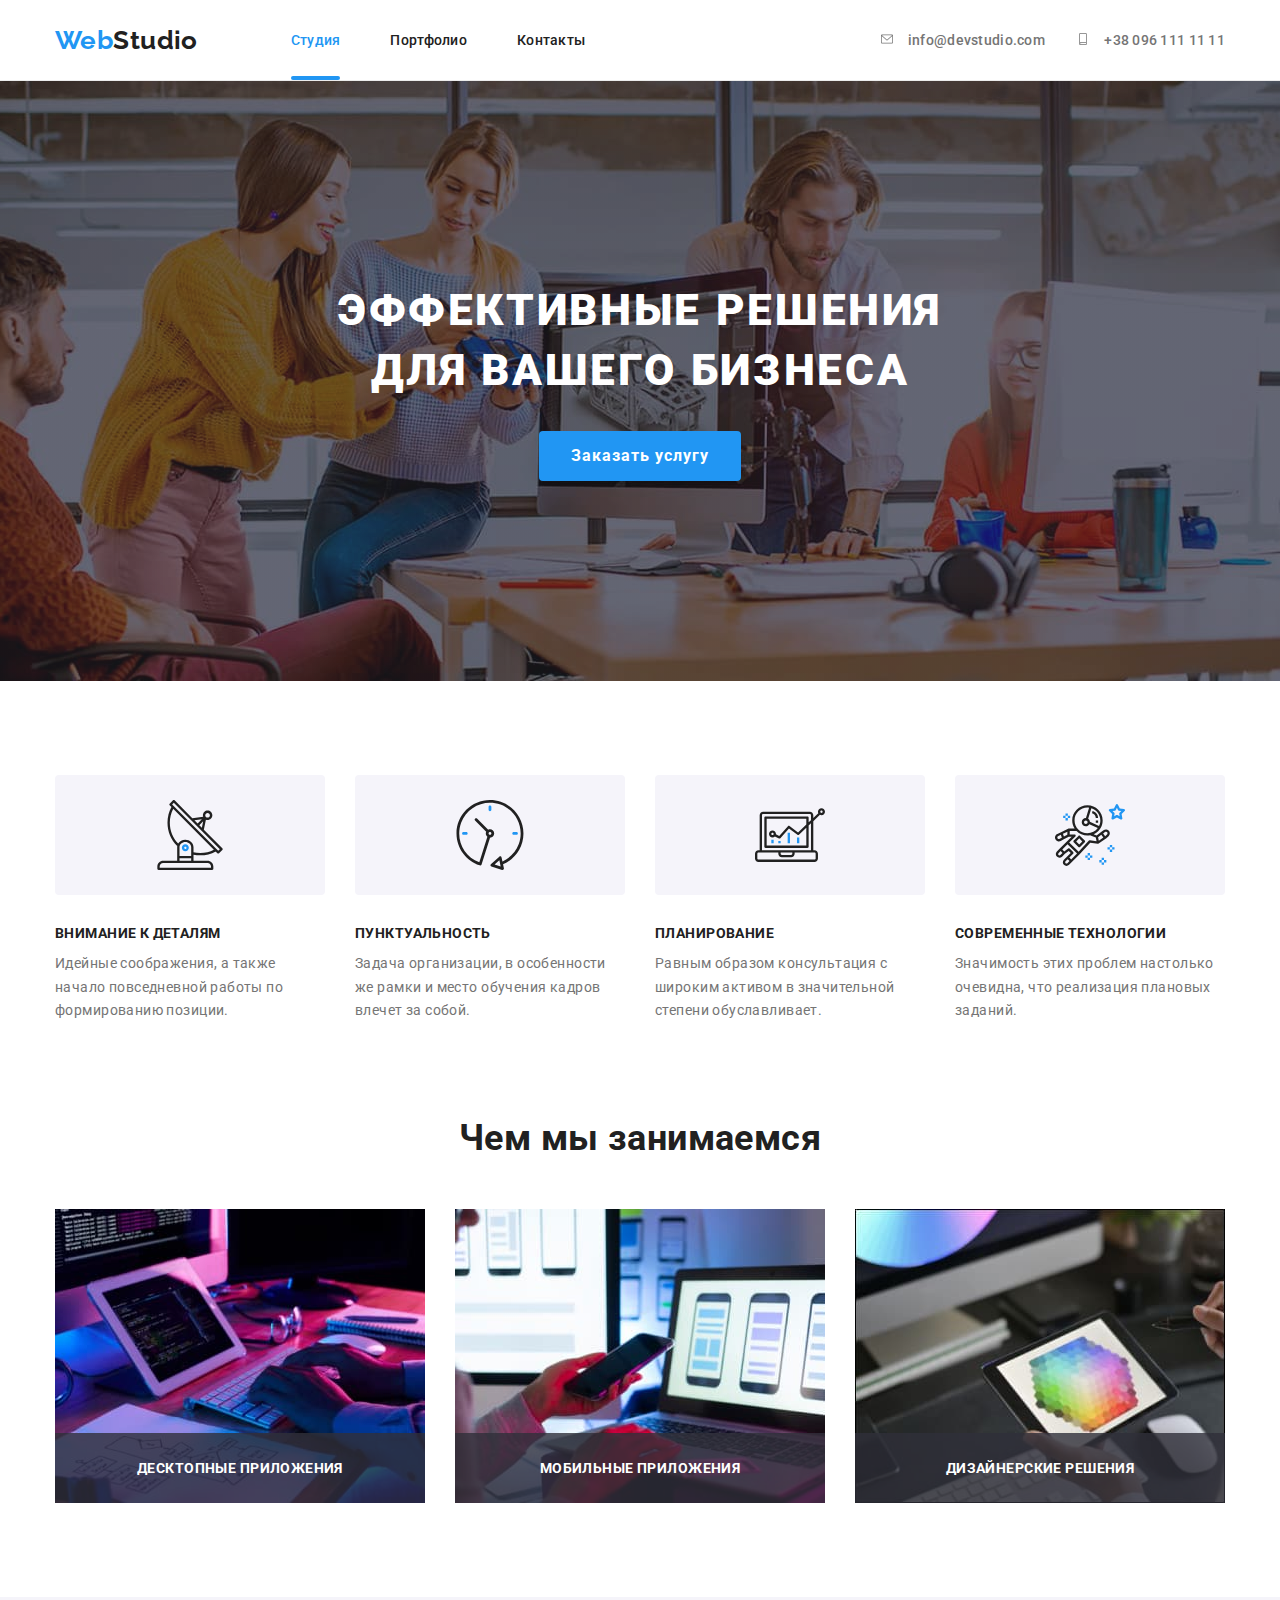
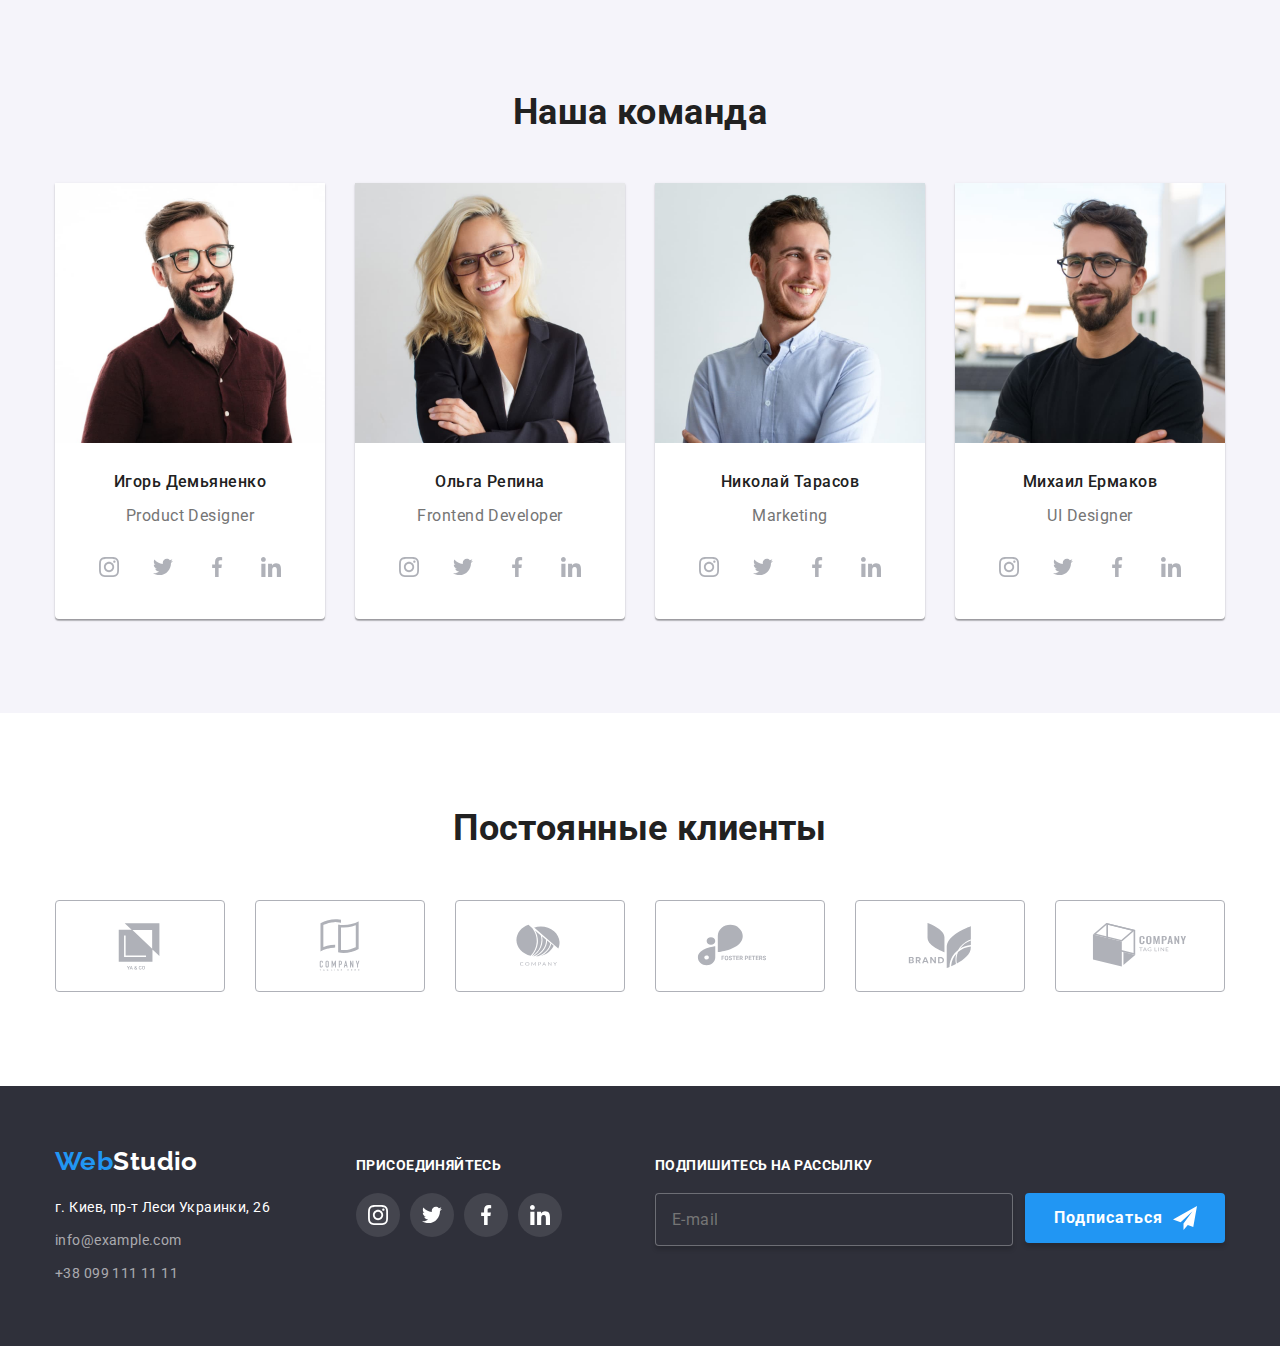
<file: index.html>
<!DOCTYPE html>
<html lang="ru">
<head>
    <meta charset="UTF-8">
    <meta http-equiv="X-UA-Compatible" content="IE=edge">
    <meta name="viewport" content="width=device-width, initial-scale=1.0">
    <title>Студия</title> 
    <link rel="preconnect" href="https://fonts.googleapis.com">
    <link rel="preconnect" href="https://fonts.gstatic.com" crossorigin>
    <link href="https://fonts.googleapis.com/css2?family=Raleway:wght@700&family=Roboto:wght@400;500;700;900&display=swap" rel="stylesheet">
    <link rel="stylesheet" href="https://cdnjs.cloudflare.com/ajax/libs/modern-normalize/1.1.0/modern-normalize.min.css">
    <link rel="stylesheet" href="./css/styles.css">
    
</head>
    <body>
        <header>
            <nav class="container nav-box">
                <a href="./index.html" class="logo">Web<span class="logo-word">Studio</span></a>
                <ul class="links-nav">
                    <li class="list">
                        <a href="./index.html" class="link current">Студия</a>
                    </li>
                    <li class="list">
                        <a href="./portfolio.html" class="link">Портфолио</a>
                    </li>
                    <li class="list">
                        <a href="#" class="link">Контакты</a>
                    </li>
                </ul>
                <ul class="contacts-nav">
                    <li class="list">
                        <a href="mailto:info@devstudio.com" class="contacts" aria-label="Написать письмо">
                            <svg class="header-icon" width="16" height="12">
                                <use href="./images/icons.svg#icon-mail"></use>
                            </svg>
                            info@devstudio.com
                        </a>
                    </li>
                    <li class="list">
                        <a href="tel:+380961111111" class="contacts" aria-label="Позвонить">
                           <svg class="header-icon" width="16" height="12"> 
                                <use href="./images/icons.svg#icon-smartphone"></use>
                           </svg>
                            +38 096 111 11 11
                        </a>    
                    </li>
                </ul>
            </nav>
        </header>
        <main>
        <!-- Заказать услугу -->
            <section class="baner section">
                <h1 class="hero">Эффективные решения<br> для вашего бизнеса</h1>
                <button aria-label="Заказать услугу" type="button" class="button" data-modal-open>Заказать услугу</button>
            </section>
            <!-- Модальное окно -->
            <div class="backdrop is-hidden" data-modal>
                <div class="modal">
                    <button aria-label="Закрыть окно" type="button" class="btn-close" data-modal-close>
                        <svg class="icon-modal" width="18" height="18">
                            <use href="./images/icons.svg#icon-vector"></use>
                        </svg>
                    </button>
                    <form class="form" autocomplete="on">
                        <h2 class="tittle-form">Оставьте свои данные, мы вам перезвоним</h2>
                        <div class="main-form">
                            <div class="form-box">
                                <label for="name">Имя</label>
                                <div class="svg-box">
                                    <input class="form-input" type="text" name="name" id="name" />
                                    <svg class="social-icons-modal" width="12" height="12">
                                        <use href="./images/icons.svg#icon-name-modal"></use>
                                    </svg>
                                </div>
                            </div>
                            <div class="form-box">
                                <label for="tel">Телефон</label>
                                <div class="svg-box">
                                    <input class="form-input" type="tel" name="tel" id="tel" />
                                    <svg class="social-icons-modal" width="13" height="13">
                                        <use href="./images/icons.svg#icon-tel-modal"></use>
                                    </svg>
                            </div>
                            </div>
                            <div class="form-box">
                                <label for="mail">Почта</label>
                                <div class="svg-box">
                                    <input class="form-input" type="email" name="mail" id="mail" />
                                    <svg class="social-icons-modal" width="15" height="12">
                                        <use href="./images/icons.svg#icon-mail-modal"></use>
                                    </svg>
                            </div>
                            </div>
                            <div class="form-box">
                                <label for="comment">Комментарий</label>
                                <textarea name="comment" id="comment" rows="6" placeholder="Введите текст"></textarea>
                            </div>
                    </div>
                        <div class="form-check checkbox-box">
                            <label class="label" for="accept">   
                                <div class="checkbox-control">
                                    <input class="checkbox" type="checkbox" name="accept" value="accept" id="accept" />
                                    <svg class="icon-modal-check" aria-hidden="true" width="16" height="15">
                                        <use href="./images/icons.svg#icon-check"></use>
                                    </svg>
                                </div>
                            Соглашаюсь с рассылкой и принимаю <a href="#" class="word-form">Условия договора</a></label>
                        </div>
                    <button class="button-form" type="submit">Отправить</button>
                </div>
                    </form>
                </div>
            </div>
        <!-- Качества -->
            <section class="section">
                <div class="container">
                    <h2 class="visually-hidden">Наши качества</h2>
                    <ul class="quality">
                        <li class="quality-list">
                            <div class="container quality-box">
                                <svg class="quality-icon" width="70" height="70">
                                    <use href="./images/icons.svg#icon-antenna"></use>
                                </svg>
                            </div>
                            <h3 class="quality-name">Внимание к деталям</h3>
                            <p class="paragraph">Идейные соображения, а также начало повседневной работы по формированию позиции.</p>
                        </li>
                        <li class="quality-list">
                            <div class="container quality-box">
                                <svg class="quality-icon" width="70" height="70">
                                    <use href="./images/icons.svg#icon-clock"></use>
                                </svg>
                            </div>
                            <h3 class="quality-name">Пунктуальность</h3>
                            <p class="paragraph">Задача организации, в особенности же рамки и место обучения кадров влечет за собой.</p>
                        </li>
                        <li class="quality-list">
                            <div class="container quality-box">
                                <svg class="quality-icon" width="70" height="70">
                                    <use href="./images/icons.svg#icon-diagram"></use>
                                </svg>
                            </div>
                            <h3 class="quality-name">Планирование</h3>
                            <p class="paragraph">Равным образом консультация с широким активом в значительной степени обуславливает.</p>
                        </li>
                        <li class="quality-list">
                            <div class="container quality-box">
                                <svg class="quality-icon" width="70" height="70">
                                    <use href="./images/icons.svg#icon-astronaut"></use>
                                </svg>
                            </div>
                            <h3 class="quality-name">Современные технологии</h3>
                            <p class="paragraph">Значимость этих проблем настолько очевидна, что реализация плановых заданий.</p>
                        </li>
                    </ul>
                </div>
            </section>
        <!-- Чем мы занимаемся -->
            <section class="works section">
                <div class="container">
                    <h2 class="name name-works">Чем мы занимаемся</h2>
                    <ul class="work">
                        <li class="work-list">
                            <img src="./images/type.jpg" alt="Печатаем на клавиатуре" width="370">
                            <div class="work-label">
                                <p class="label-text">Десктопные приложения</p>
                            </div>
                        </li>
                        <li class="work-list">
                            <img src="./images/chooisestyles.jpg" alt="Выбираем стиль" width="370">
                        <div class="work-label">
                            <p class="label-text">Мобильные приложения</p>
                        </div>
                        </li>
                        <li class="work-list">
                            <img src="./images/chooisecolor.jpg" alt="Выбираем цвета" width="370">
                        <div class="work-label">
                            <p class="label-text">Дизайнерские решения</p>
                        </div>
                        </li>
                    </ul>
                </div>
            </section>
        <!-- Наша команда -->
            <section class="section bgteam">
                <div class="container">
                    <h2 class="name name-team">Наша команда</h2>
                    <ul class="teammates-list">
                        <li class="teammates">
                            <img src="./images/igordemianenko.jpg" alt="Игорь Демьяненко" width="270">  
                            <div class="team-name-box">
                                <h3 class="team-names">Игорь Демьяненко</h3>
                                <p class="paragraph">Product Designer</p>
                            </div>
                            <ul class="social-list">
                                <li class="social-item">
                                    <a class="social-links" href="#" aria-label="Страница в инстаграмме">
                                        <svg class="social-icons" width="20" height="20">
                                            <use href="./images/icons.svg#icon-instagram"></use>
                                        </svg>
                                    </a>
                                </li>
                                <li class="social-item">
                                    <a class="social-links" href="#" aria-label="Страница в твиттере">
                                        <svg class="social-icons" width="20" height="20">
                                            <use href="./images/icons.svg#icon-twitter"></use>
                                        </svg>
                                    </a>
                                </li>
                                <li class="social-item">
                                    <a class="social-links" href="#" aria-label="Страница в фейсбуке">
                                        <svg class="social-icons" width="20" height="20">
                                            <use href="./images/icons.svg#icon-facebook"></use>
                                        </svg>
                                    </a>
                                </li>
                                <li class="social-item">
                                    <a class="social-links" href="#" aria-label="Страница в линкедине">
                                        <svg class="social-icons" width="20" height="20">
                                            <use href="./images/icons.svg#icon-linkedin"></use>
                                        </svg>
                                    </a>
                                </li>
                            </ul>
                        </li>
                        <li class="teammates">
                            <img src="./images/olgarepina.jpg" alt="Ольга Репина" width="270">
                            <div class="team-name-box">
                                <h3 class="team-names">Ольга Репина</h3>
                                <p class="paragraph">Frontend Developer</p>
                            </div>
                            <ul class="social-list">
                                <li class="social-item">
                                    <a class="social-links" href="#" aria-label="Страница в инстаграмме">
                                        <svg class="social-icons" width="20" height="20">
                                            <use href="./images/icons.svg#icon-instagram"></use>
                                        </svg>
                                    </a>
                                </li>
                                <li class="social-item">
                                    <a class="social-links" href="#" aria-label="Страница в твиттере">
                                        <svg class="social-icons" width="20" height="20">
                                            <use href="./images/icons.svg#icon-twitter"></use>
                                        </svg>
                                    </a>
                                </li>
                                <li class="social-item">
                                    <a class="social-links" href="#" aria-label="Страница в фейсбуке">
                                        <svg class="social-icons" width="20" height="20">
                                            <use href="./images/icons.svg#icon-facebook"></use>
                                        </svg>
                                    </a>
                                </li>
                                <li class="social-item">
                                    <a class="social-links" href="#" aria-label="Страница в линкедине">
                                        <svg class="social-icons" width="20" height="20">
                                            <use href="./images/icons.svg#icon-linkedin"></use>
                                        </svg>
                                    </a>
                                </li>
                            </ul>
                        </li>
                        <li class="teammates">
                            <img src="./images/nikolaitarasov.jpg" alt="Николай Тарасов" width="270">
                            <div class="team-name-box">
                                <h3 class="team-names">Николай Тарасов</h3>
                                <p class="paragraph">Marketing</p>
                            </div>
                            <ul class="social-list">
                                <li class="social-item">
                                    <a class="social-links" href="#" aria-label="Страница в инстаграмме">
                                        <svg class="social-icons" width="20" height="20">
                                            <use href="./images/icons.svg#icon-instagram"></use>
                                        </svg>
                                    </a>
                                </li>
                                <li class="social-item">
                                    <a class="social-links" href="#" aria-label="Страница в твиттере">
                                        <svg class="social-icons" width="20" height="20">
                                            <use href="./images/icons.svg#icon-twitter"></use>
                                        </svg>
                                    </a>
                                </li>
                                <li class="social-item">
                                    <a class="social-links" href="#" aria-label="Страница в фейсбуке">
                                        <svg class="social-icons" width="20" height="20">
                                            <use href="./images/icons.svg#icon-facebook"></use>
                                        </svg>
                                    </a>
                                </li>
                                <li class="social-item">
                                    <a class="social-links" href="#" aria-label="Страница в линкедине">
                                        <svg class="social-icons" width="20" height="20">
                                            <use href="./images/icons.svg#icon-linkedin"></use>
                                        </svg>
                                    </a>
                                </li>
                            </ul>
                        </li>
                        <li class="teammates">
                            <img src="./images/mihailermakov.jpg" alt="Михаил Ермаков" width="270">
                            <div class="team-name-box">
                                <h3 class="team-names">Михаил Ермаков</h3>
                                <p class="paragraph">UI Designer</p>
                            </div>
                            <ul class="social-list">
                                <li class="social-item">
                                    <a class="social-links" href="#" aria-label="Страница в инстаграмме">
                                        <svg class="social-icons" width="20" height="20">
                                            <use href="./images/icons.svg#icon-instagram"></use>
                                        </svg>
                                    </a>
                                </li>
                                <li class="social-item">
                                    <a class="social-links" href="#" aria-label="Страница в твиттере">
                                        <svg class="social-icons" width="20" height="20">
                                            <use href="./images/icons.svg#icon-twitter"></use>
                                        </svg>
                                    </a>
                                </li>
                                <li class="social-item">
                                    <a class="social-links" href="#" aria-label="Страница в фейсбуке">
                                        <svg class="social-icons" width="20" height="20">
                                            <use href="./images/icons.svg#icon-facebook"></use>
                                        </svg>
                                    </a>
                                </li>
                                <li class="social-item">
                                    <a class="social-links" href="#" aria-label="Страница в линкедине">
                                        <svg class="social-icons" width="20" height="20">
                                            <use href="./images/icons.svg#icon-linkedin"></use>
                                        </svg>
                                    </a>
                                </li>
                            </ul>
                        </li>
                    </ul>
                </div>
            </section>
            <!-- Клиенты -->
            <section class="section clients">
                <div class="container">
                    <h2 class="clients-name">Постоянные клиенты</h2>
                    <ul class="clients-list">
                        <li class="clients-items">
                            <a class="clients-link" href="#">
                                <svg class="clients-icon" width="106" height="60">
                                    <use href="./images/icons.svg#icon-logo1"></use>
                                </svg>
                            </a>
                        </li>
                        <li class="clients-items">
                            <a class="clients-link" href="#">
                                <svg class="clients-icon" width="106" height="60">
                                    <use href="./images/icons.svg#icon-logo2"></use>
                                </svg>
                            </a>
                        </li>
                        <li class="clients-items">
                            <a class="clients-link" href="#">
                                <svg class="clients-icon" width="106" height="60">
                                    <use href="./images/icons.svg#icon-logo3"></use>
                                </svg>
                            </a>
                        </li>
                        <li class="clients-items">
                            <a class="clients-link" href="#">
                                <svg class="clients-icon" width="106" height="60">
                                    <use href="./images/icons.svg#icon-logo4"></use>
                                </svg>
                            </a>
                        </li>
                        <li class="clients-items">
                            <a class="clients-link" href="#">
                                <svg class="clients-icon" width="106" height="60">
                                    <use href="./images/icons.svg#icon-logo5"></use>
                                </svg>
                            </a>
                        </li>
                        <li class="clients-items">
                            <a class="clients-link" href="#">
                                <svg class="clients-icon" width="106" height="60">
                                    <use href="./images/icons.svg#icon-logo6"></use>
                                </svg>
                            </a>
                        </li>
                    </ul>
                </div>
            </section>
        </main>
        <!-- Подвал -->
        <footer class="footer section">
            <div class="container footer-box">
                <div class="container adress-box">
                    <a href="./index.html" class="logo-footer">Web<span class="word-logo">Studio</span></a>
                    <address class="adress">г. Киев, пр-т Леси Украинки, 26</address>
                    <ul>
                        <li class="footer-contacts-list"><a href="mailto:info@example.com" class="contacts-footer">info@example.com</a></li>
                        <li class="footer-contacts-list"><a href="tel:+380991111111" class="contacts-footer">+38 099 111 11 11</a></li>
                    </ul>
                </div>
                <div class=" container social-box-footer">
                    <h2 class="social-name-footer">Присоединяйтесь</h2>
                    <ul class="social-list-footer">
                        <li class="social-item">
                            <a class="social-links-footer" href="#" aria-label="Страница в инстаграмме">
                                <svg class="social-icons" width="20" height="20">
                                    <use href="./images/icons.svg#icon-instagram"></use>
                                </svg>
                            </a>
                        </li>
                        <li class="social-item">
                            <a class="social-links-footer" href="#" aria-label="Страница в твиттере">
                                <svg class="social-icons" width="20" height="20">
                                    <use href="./images/icons.svg#icon-twitter"></use>
                                </svg>
                            </a>
                        </li>
                        <li class="social-item">
                            <a class="social-links-footer" href="#" aria-label="Страница в фейсбуке">
                                <svg class="social-icons" width="20" height="20">
                                    <use href="./images/icons.svg#icon-facebook"></use>
                                </svg>
                            </a>
                        </li>
                        <li class="social-item">
                            <a class="social-links-footer" href="#" aria-label="Страница в линкедине">
                                <svg class="social-icons" width="20" height="20">
                                    <use href="./images/icons.svg#icon-linkedin"></use>
                                </svg>
                            </a>
                        </li>
                    </ul>
                </div>
                <div>
                    <h2 class="footer-tittle-send">Подпишитесь на рассылку</h2>
                    <form class="footer-form">
                        <input type="email" name="mail" placeholder="E-mail" />
                        <button class="button-footer-form" type="submit">Подписаться
                            <svg class="social-icons-footer" width="24" height="24">
                                <use href="./images/icons.svg#icon-subscribe"></use>
                            </svg>
                        </button>
                    </form>
                </div>
            </div>
        </footer>
        <script src="./modal.js"></script>
    </body>
</html>
</file>
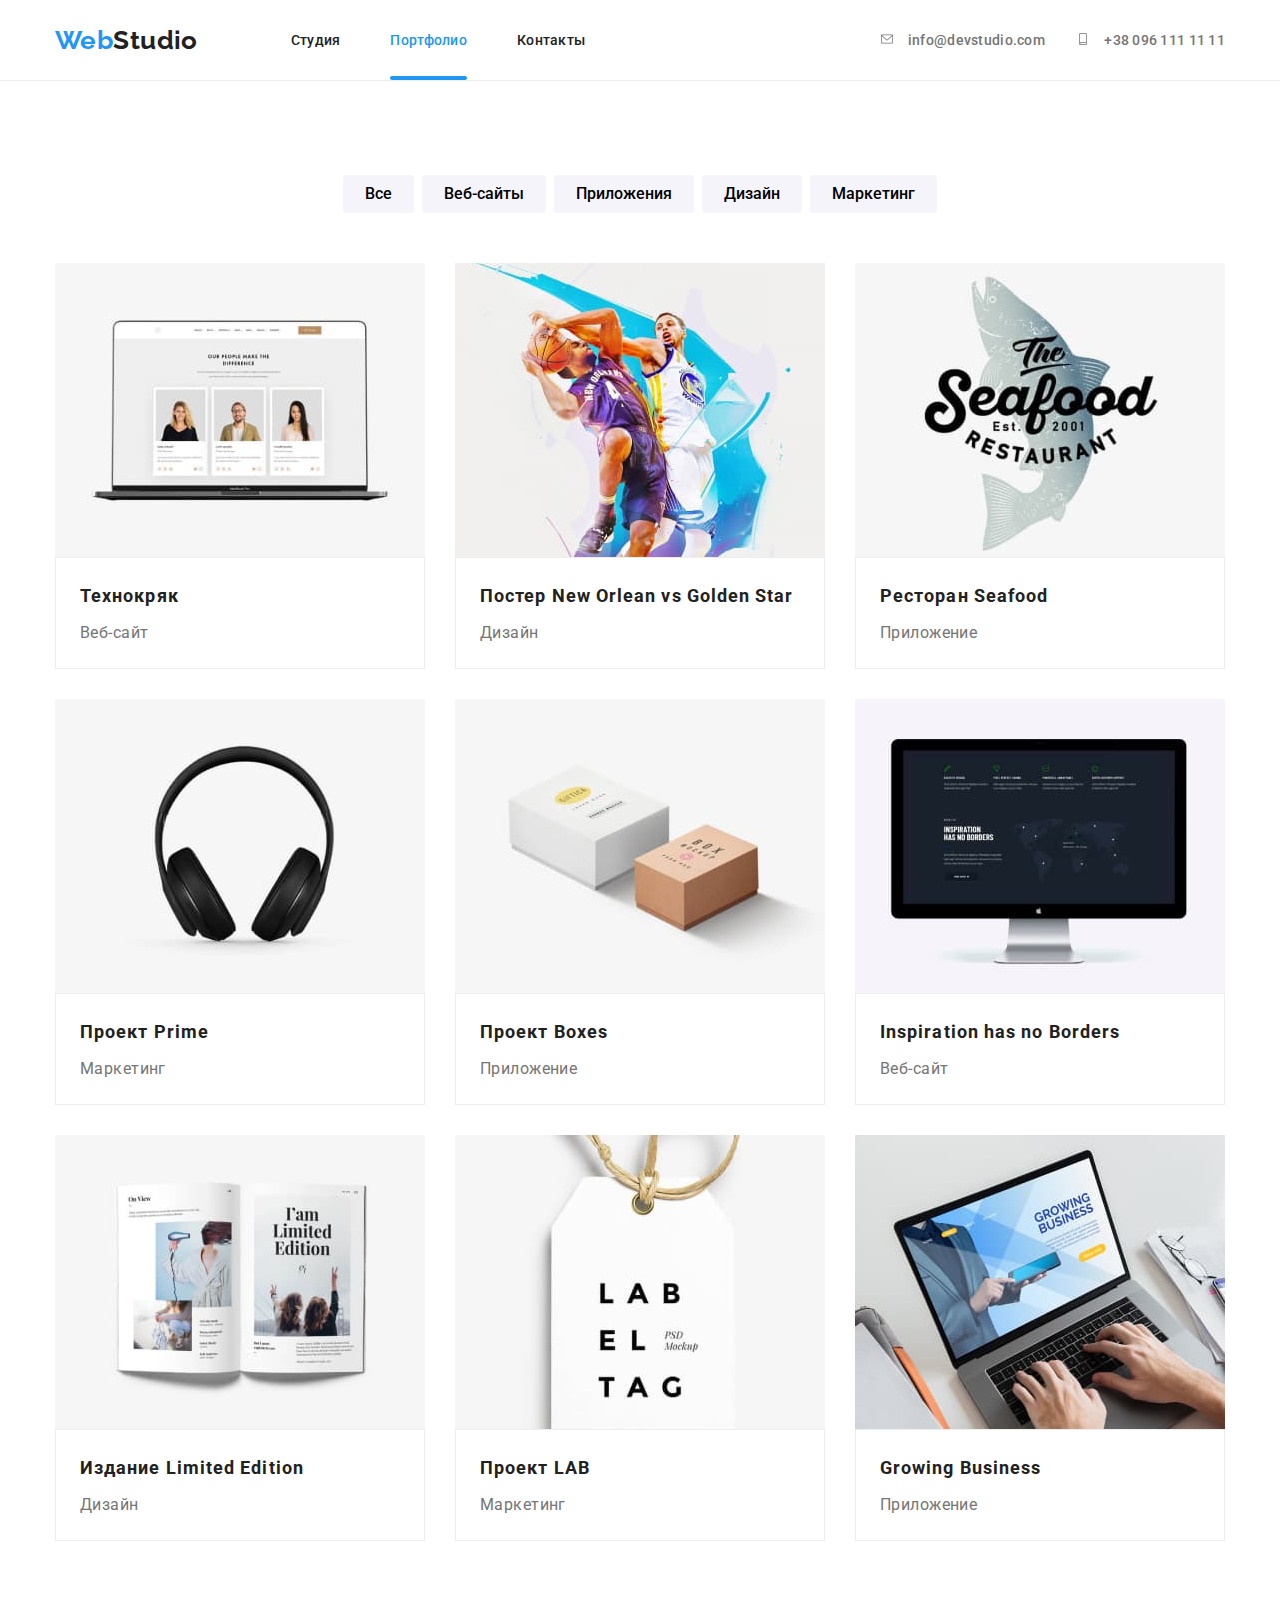
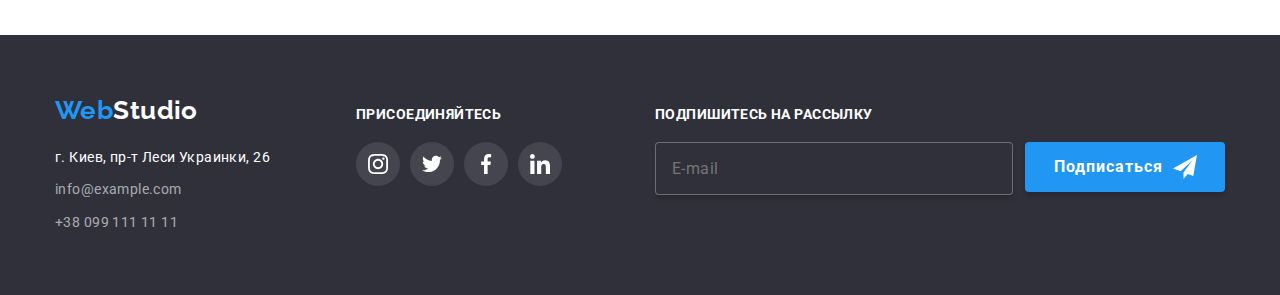
<file: portfolio.html>
<!DOCTYPE html>
<html lang="ru">
    <head>
        <meta charset="UTF-8">
        <meta http-equiv="X-UA-Compatible" content="IE=edge">
        <meta name="viewport" content="width=device-width, initial-scale=1.0">
        <title>Портфолио</title>
        <link rel="preconnect" href="https://fonts.googleapis.com">
        <link rel="preconnect" href="https://fonts.gstatic.com" crossorigin>
        <link href="https://fonts.googleapis.com/css2?family=Raleway:wght@700&family=Roboto:wght@400;500;700;900&display=swap" rel="stylesheet">
        <link rel="stylesheet" href="https://cdnjs.cloudflare.com/ajax/libs/modern-normalize/1.1.0/modern-normalize.min.css">
        <link rel="stylesheet" href="./css/styles.css">
    </head>
    <body>
        <header>
            <nav class="container nav-box">
                <a href="./index.html" class="logo">Web<span class="logo-word">Studio</span></a>
                <ul class="links-nav">
                    <li class="list">
                        <a href="./index.html" class="link">Студия</a>
                    </li>
                    <li class="list">
                        <a href="./portfolio.html" class="link current">Портфолио</a>
                    </li>
                    <li class="list">
                        <a href="#" class="link">Контакты</a>
                    </li>
                </ul>
                <ul class="contacts-nav">
                    <li class="list">
                        <a href="mailto:info@devstudio.com" class="contacts">
                            <svg class="header-icon" width="16" height="12">
                                <use href="./images/icons.svg#icon-mail"></use>
                            </svg>
                            info@devstudio.com
                        </a>
                    </li>
                    <li class="list">
                        <a href="tel:+380961111111" class="contacts">
                           <svg class="header-icon" width="16" height="12"> 
                                <use href="./images/icons.svg#icon-smartphone"></use>
                           </svg>
                            +38 096 111 11 11
                        </a>    
                    </li>
                </ul>
            </nav>
        </header>
        <main>
            <section class="portfolio section">
                <div class="container">
                    <h1 class="visually-hidden">Фильтры</h1>
                        <ul class="filters-menu">
                            <li class="filters-button-list"><button type="button" class="filters">Все</button></li>
                            <li class="filters-button-list"><button type="button" class="filters">Веб-сайты</button></li>
                            <li class="filters-button-list"><button type="button" class="filters">Приложения</button></li>
                            <li class="filters-button-list"><button type="button" class="filters">Дизайн</button></li>
                            <li class="filters-button-list"><button type="button" class="filters">Маркетинг</button></li>
                        </ul> 
                    <h2 class="visually-hidden">Проэкты</h2>
                    <ul class="images-list">
                        <li class="images-all">
                            <div class="images-overlay">         
                                <img src="./images/team.jpg" alt="Наша команда" width="370" height="294">
                                <div class="overlay">
                                    <p class="overlay-paragraph">Ресурс предлагает комплексные предложения с разным уровнем функционала и сервисов. Все это позволит посетителю получить исчерпывающие сведения о компании или частном лице.
                                    </p>
                                </div>
                            </div>
                            <div class="name-work-box">
                                <h3 class="name-images">Технокряк</h3>
                                <p class="paragraph-portfolio">Веб-сайт</p>
                            </div>
                        </li>
                        <li class="images-all">
                            <div class="images-overlay">
                                <img src="./images/basketball.jpg" alt="Баскетбол" width="370">
                                <div class="overlay">
                                    <p class="overlay-paragraph">Ресурс предлагает комплексные предложения с разным уровнем функционала и сервисов. Все это позволит посетителю получить исчерпывающие сведения о компании или частном лице.
                                    </p>
                                </div>
                            </div>
                            <div class="name-work-box">
                                <h3 class="name-images">Постер New Orlean vs Golden Star</h3>
                                <p class="paragraph-portfolio">Дизайн</p>
                            </div>
                        </li>
                        <li class="images-all">
                            <div class="images-overlay">
                            <img src="./images/restaraunt.jpg" alt="Рыбный ресторан" width="370">
                            <div class="overlay">
                                <p class="overlay-paragraph">Ресурс предлагает комплексные предложения с разным уровнем функционала и сервисов. Все это позволит посетителю получить исчерпывающие сведения о компании или частном лице.
                                </p>
                            </div>
                            </div>
                            <div class="name-work-box">
                                <h3 class="name-images">Ресторан Seafood</h3>
                                <p class="paragraph-portfolio">Приложение</p>
                            </div>
                        </li>
                        <li class="images-all">
                            <div class="images-overlay">
                                <img src="./images/prime.jpg" alt="Проэкт Прайм" width="370">
                                <div class="overlay">
                                    <p class="overlay-paragraph">Ресурс предлагает комплексные предложения с разным уровнем функционала и сервисов. Все это позволит посетителю получить исчерпывающие сведения о компании или частном лице.
                                    </p>
                                </div>
                            </div>
                            <div class="name-work-box">
                                <h3 class="name-images">Проект Prime</h3>
                                <p class="paragraph-portfolio">Маркетинг</p>
                            </div>
                        </li>
                        <li class="images-all">
                            <div class="images-overlay">
                                <img src="./images/boxes.jpg" alt="Проэкт Коробки" width="370">
                                <div class="overlay">
                                    <p class="overlay-paragraph">Ресурс предлагает комплексные предложения с разным уровнем функционала и сервисов. Все это позволит посетителю получить исчерпывающие сведения о компании или частном лице.
                                    </p>
                                </div>
                            </div>
                            <div class="name-work-box">
                                <h3 class="name-images">Проект Boxes</h3>
                                <p class="paragraph-portfolio">Приложение</p>
                            </div>
                        </li>
                        <li class="images-all">
                            <div class="images-overlay">
                                <img src="./images/website.jpg" alt="Веб-сайт" width="370">
                                <div class="overlay">
                                    <p class="overlay-paragraph">Ресурс предлагает комплексные предложения с разным уровнем функционала и сервисов. Все это позволит посетителю получить исчерпывающие сведения о компании или частном лице.
                                    </p>
                                </div>
                            </div>
                            <div class="name-work-box">
                                <h3 class="name-images">Inspiration has no Borders</h3>
                                <p class="paragraph-portfolio">Веб-сайт</p>
                            </div>
                        </li>
                        <li class="images-all">
                            <div class="images-overlay">
                                <img src="./images/magazine.jpg" alt="Журнал" width="370">
                                <div class="overlay">
                                    <p class="overlay-paragraph">Ресурс предлагает комплексные предложения с разным уровнем функционала и сервисов. Все это позволит посетителю получить исчерпывающие сведения о компании или частном лице.
                                    </p>
                                </div>
                            </div>
                            <div class="name-work-box">
                                <h3 class="name-images">Издание Limited Edition</h3>
                                <p class="paragraph-portfolio">Дизайн</p>
                            </div>
                        </li>
                        <li class="images-all">
                            <div class="images-overlay">
                                <img src="./images/lab.jpg" alt="Проэкт лаб" width="370">
                                <div class="overlay">
                                    <p class="overlay-paragraph">Ресурс предлагает комплексные предложения с разным уровнем функционала и сервисов. Все это позволит посетителю получить исчерпывающие сведения о компании или частном лице.
                                    </p>
                                </div>
                            </div>
                            <div class="name-work-box">
                                <h3 class="name-images">Проект LAB</h3>
                                <p class="paragraph-portfolio">Маркетинг</p>
                            </div>
                        </li>
                        <li class="images-all">
                            <div class="images-overlay">
                                <img src="./images/bussines.jpg" alt="Растущий бизнес" width="370"> 
                                <div class="overlay">
                                    <p class="overlay-paragraph">Ресурс предлагает комплексные предложения с разным уровнем функционала и сервисов. Все это позволит посетителю получить исчерпывающие сведения о компании или частном лице.
                                    </p>
                                </div>
                            </div>
                            <div class="name-work-box">
                                <h3 class="name-images">Growing Business</h3>
                                <p class="paragraph-portfolio">Приложение</p>
                            </div>
                        </li>
                    </ul>
                </div>
            </section>
        </main>
        <!-- Подвал -->
        <footer class="footer section">
            <div class="container footer-box">
                <div class="container adress-box">
                    <a href="./index.html" class="logo-footer">Web<span class="word-logo">Studio</span></a>
                    <address class="adress">г. Киев, пр-т Леси Украинки, 26</address>
                    <ul>
                        <li class="footer-contacts-list"><a href="mailto:info@example.com" class="contacts-footer">info@example.com</a></li>
                        <li class="footer-contacts-list"><a href="tel:+380991111111" class="contacts-footer">+38 099 111 11 11</a></li>
                    </ul>
                </div>
                <div class=" container social-box-footer">
                    <h2 class="social-name-footer">присоединяйтесь</h2>
                    <ul class="social-list-footer">
                        <li class="social-item">
                            <a class="social-links-footer" href="#">
                                <svg class="social-icons" width="20" height="20">
                                    <use href="./images/icons.svg#icon-instagram"></use>
                                </svg>
                            </a>
                        </li>
                        <li class="social-item">
                            <a class="social-links-footer" href="#">
                                <svg class="social-icons" width="20" height="20">
                                    <use href="./images/icons.svg#icon-twitter"></use>
                                </svg>
                            </a>
                        </li>
                        <li class="social-item">
                            <a class="social-links-footer" href="#">
                                <svg class="social-icons" width="20" height="20">
                                    <use href="./images/icons.svg#icon-facebook"></use>
                                </svg>
                            </a>
                        </li>
                        <li class="social-item">
                            <a class="social-links-footer" href="#">
                                <svg class="social-icons" width="20" height="20">
                                    <use href="./images/icons.svg#icon-linkedin"></use>
                                </svg>
                            </a>
                        </li>
                    </ul>
                </div>
                <div>
                    <h2 class="footer-tittle-send">Подпишитесь на рассылку</h2>
                    <form class="footer-form">
                        <input type="email" name="mail" placeholder="E-mail" />
                        <button class="button-footer-form" type="submit">Подписаться
                            <svg class="social-icons-footer" width="24" height="24">
                                <use href="./images/icons.svg#icon-subscribe"></use>
                            </svg>
                        </button>
                    </form>
                </div>
            </div>
        </footer>
    </body>
</html>
</file>
<file: css/styles.css>
html {
	box-sizing: border-box;
}
*,
*::after,
*::before {
	box-sizing: inherit;
}
/* Сбиваем стили */
h1,
h2,
h3,
h4,
h5,
h6,
p {
	margin-top: 0;
}
img {
	display: block;
	max-width: 100%;
	height: auto;
}
ul {
    list-style: none;
	padding-left: 0;
	margin: 0;
}
:root {
    --color-primary: #212121;
    --color-second: #2196f3;
    --color-contacts: #757575;
    --color-hero: #2f303a;
    --color-hero-name: #ffffff;
    --color-button: #188ce8;
    --color-team: #f5f4fa;
    --color-contacts-footer: rgba(255, 255, 255, 0.6);
    --color-social-icons: #afb1b8; 
    --color-icons-footer: rgba(255, 255, 255, 0.1);
    --color-icons: #afb1b8;
    --color-background: rgba(47, 48, 58, 0.8);
    --color-bckground: rgba(33, 150, 243, 0.9);
    

    --font-family-primary: 'Roboto', sans-serif;
    --font-family-logo: 'Raleway', sans-serif;
}
body {
    color: var(--color-primary);
    font-family: var(--font-family-primary);
    font-weight: 500;
    font-size: 14px;
    line-height: 1.17;
    letter-spacing: 0.03em;
    margin: 0;
}
/* Header */
.container.nav-box {
    display: flex;
    align-items: center;
}
header {
    border-bottom: 1px solid #ECECEC;
}
/* Логотип */
.logo {
    color: var(--color-second);
    font-family: var(--font-family-logo);
    text-decoration: none;
    font-weight: 700;
    font-size: 26px;
    line-height: 1.17;
}
.logo-word {
    color: var(--color-primary);
}
nav > a {
    display: block;
    padding-top: 24px;
    padding-bottom: 24px;
}
/* Ссылки */
.link {
    position: relative;
    display: block;
    padding-top: 32px;
    padding-bottom: 32px;
    color: var(--color-primary);
    text-decoration: none;
    letter-spacing: 0.02em;
    transition: color 250ms cubic-bezier(0.4, 0, 0.2, 1);
}
.link:hover,
.link:focus {
    color: var(--color-second);
}
.link.current {
    color: var(--color-second);
}
.link::after {
    content: '';
    position: absolute;
    background-color: var(--color-second);
    border-radius: 2px;
    width: 100%;
    height: 4px;
    bottom: 0;
    left: 0;
    opacity: 0;
}
.link.current::after {
    content: '';
    opacity: 1;
}
.links-nav .list + .list {
    margin-left: 50px;
}
.links-nav .list:first-child {
    margin-left: 93px;
}
.links-nav .list:last-child {
    margin-right: 0;
}
.links-nav {
    display: flex;
}
/* Контакты */
.contacts {
    color: var(--color-contacts);
    text-decoration: none;
    letter-spacing: 0.02em;
    transition: color 250ms cubic-bezier(0.4, 0, 0.2, 1);
}
.contacts:hover,
.contacts:focus {
    color: var(--color-second);
}
.container .contacts {
    display: block;
    padding-top: 32px;
    padding-bottom: 32px;
}
.contacts-nav {
    display: flex;
    margin-left: auto;
}
.contacts-nav .list + .list {
    margin-left: 30px;
}
.header-icon {
    margin-right: 10px;
    fill: currentColor;
}
.header-icon:hover,
.header-icon:focus {
color: var(--color-second);
}
/* Герой */
.baner.section {
    background-color: var(--color-hero);
    background-image: linear-gradient(
    to right,
     rgba(47, 48, 58, 0.4),
     rgba(47, 48, 58, 0.4)),
     url(../images/bgheroimg.jpg);
    max-width: 1600px;
    background-size: cover;
    background-position: center;
    text-align: center;
    padding-top: 200px;
    padding-bottom: 200px;
}
.hero {
    color: var(--color-hero-name);
    font-family: var(--font-family-primary);
    font-weight: 900;
    font-size: 44px;
    line-height: 1.36;
    letter-spacing: 0.06em;
    text-transform: uppercase;
    margin-bottom: 30px;
}
/* Кнопка в герое */
.button {
    background-color: var(--color-second);
    color: var(--color-hero-name);
    box-shadow: 0px 4px 4px rgba(0, 0, 0, 0.15);
    border-radius: 4px;;
    border: 1px;
    cursor: pointer;
    font-family: var(--font-family-primary);
    font-weight: 700;
    font-size: 16px;
    line-height: 1.9;
    letter-spacing: 0.06em;
    display: inline-block;
    padding: 10px 32px;
    transition: background-color 250ms cubic-bezier(0.4, 0, 0.2, 1);
}
.button:hover,
.button:focus {
    background-color: var(--color-button);
}
/* Заголовки */
.name {
    font-weight: 700;
    font-size: 36px;
    text-align: center;
}
.quality-name {
    font-weight: 700;
    font-size: 14px;
    text-transform: uppercase;
}
/* Невидимый заголовок */
.visually-hidden {
    position: absolute;
    width: 1px;
    height: 1px;
    margin: -1px;
    border: 0;
    padding: 0;
    white-space: nowrap;
    clip-path: inset(100%);
    clip: rect(0 0 0 0);
    overflow: hidden;
}
/* Секция Качества */
.quality-name {
    margin-bottom: 10px;
}
.quality {
    display: flex;
}
.quality .quality-list {
    margin-right: 30px;
    width: 270px;
}
.quality .quality-list:last-child {
    margin-right: 0;
}
.container.quality-box {
    width: 270px;
    height: 120px;
    background-color: var(--color-team);
    margin-bottom: 30px;
    padding: 0;
    border-radius: 4px;
    display: flex;
    justify-content: center;
    align-items: center;
}

/* Секция чем мы занимаемся */
.works.section {
    padding-top: 0;
}
.name.name-works {
    margin-bottom: 50px;
}
.work .work-list {
    margin-right: 30px;
    position: relative;
}
.work .work-list:last-child {
    margin-right: 0;
}
.work {
    display: flex;
}
.work-label {
    position: absolute;
    background-color:var(--color-background);
        width: 100%;
        bottom: 0;
        top: 224px;
}
.label-text {
    margin-bottom: 0;
    margin-top: 27px;
    text-align: center;
    color: var(--color-hero-name);
    text-transform: uppercase;
    font-weight: 700;
    line-height: 1.17;
    font-size: 14px;
    letter-spacing: 0.03em;
}
/* Секция команда */
.section.bgteam {
    background-color: var(--color-team);
    padding-bottom: 94px;
    padding-top: 94px;
    margin-left: auto;
    margin-right: auto;
    text-align: center;
}
.teammates-list {
    display: flex;
}
.teammates {
    background-color: var(--color-hero-name);
    box-shadow: 0px 1px 3px rgba(0, 0, 0, 0.12), 
    0px 1px 1px rgba(0, 0, 0, 0.14), 
    0px 2px 1px rgba(0, 0, 0, 0.2);
    border-radius: 0px 0px 4px 4px;
    margin-right: 30px;
}
.teammates:last-child {
    margin-right: 0;
}
.name.name-team {
    margin-bottom: 50px;
}
.team-names {
    font-weight: 500;
    font-size: 16px;
    line-height: 1.18;
    letter-spacing: 0.03em;
    margin-bottom: 10px;
}
.team-name-box {
    padding-top: 30px;
    padding-bottom: 16px;
}
.bgteam p {   
    font-size: 16px;
}
.social-list {
    padding: 0 32px 30px 32px;
    display: flex;
    align-items: center;
    justify-content: center;
}
.social-item {
    width: 44px;
    height: 44px;
    margin-right: 10px;
}
.social-item:last-child {
    margin-right: 0;
}
.social-links {
    color: var(--color-social-icons);
    width: 44px;
    height: 44px;
    display: flex;
    justify-content: center;
    align-items: center;
    transition: color 250ms cubic-bezier(0.4, 0, 0.2, 1),
    background-color 250ms cubic-bezier(0.4, 0, 0.2, 1);
    border-radius: 50%;
}
.social-links:hover,
.social-links:focus {
    color: var(--color-hero-name);
    background-color: var(--color-second);
}
.social-icons {
    fill: currentColor;
}
/* Параграфы */
.paragraph {
    color: var(--color-contacts);
    font-weight: 400;
    line-height: 1.7;
    margin-bottom: 0;
    letter-spacing: 0.03em;
}
/* Секция клиенты */
.clients-name {
    font-weight: 700;
    font-size: 36px;
    text-align: center;
    margin-bottom: 50px;
}
.clients-list {
    display: flex;
    justify-content: center;
}
.clients-items {
    margin-right: 30px;
}
.clients-items:last-child {
    margin-right: 0;
}
.clients-link {
    color: var(--color-icons);
    display: flex;
    justify-content: center;
    align-items: center;
    width: 170px;
    height: 92px;
    border: 1px solid #afb1b8;
    border-radius: 4px;
    transition: color 250ms cubic-bezier(0.4, 0, 0.2, 1),
    border-color 250ms cubic-bezier(0.4, 0, 0.2, 1);
}
.clients-link:hover,
.clients-link:focus {
    color: var(--color-second);
    border-color: var(--color-second);
}
.clients-icon {
    fill: currentColor;
}
/* Подвал */
.footer {
    background-color: var(--color-hero);
    color: var(--color-hero-name);
}
.footer.section {
    padding-top: 60px;
    padding-bottom: 60px;
}
.logo-footer {
    color: var(--color-second);
    font-family: var(--font-family-logo);
    text-decoration: none;
    font-weight: 700;
    font-size: 26px;
    line-height: 1.17;
}
.container > .adress {
    font-style: normal;
    font-weight: 400;
    line-height: 1.71;
}
.word-logo {
    color: var(--color-hero-name);
}
.contacts-footer {
    color: var(--color-contacts-footer);
    font-weight: 400;
    text-decoration: none;
    line-height: 1.71;
    margin-bottom: 60px;
    transition: color 250ms cubic-bezier(0.4, 0, 0.2, 1);
}
.contacts-footer:hover,
.contacts-footer:focus {
    color: var(--color-second);
}
.footer-contacts-list {
    margin-top: 9px;
}
.adress {
    margin-top: 20px;
    margin-bottom: 9px;
}
.container.social-box-footer {
    width: 206px;
    margin: 0;
    margin-left: 70px;
    margin-right: 93px;
    padding: 0;
}
.social-name-footer {
    margin: 0;
    margin-bottom: 20px;
    text-transform: uppercase;
    font-weight: 700;
    font-size: 14px;
    line-height: 1.142;
    letter-spacing: 0.03em
}
.social-list-footer {
    display: flex;
}
.social-links-footer {
    color: var(--color-hero-name);
    background-color: var(--color-icons-footer);
    width: 100%;
    height: 100%;
    display: flex;
    justify-content: center;
    align-items: center;
    border-radius: 50%;
    transition: color 250ms cubic-bezier(0.4, 0, 0.2, 1),
    background-color 250ms cubic-bezier(0.4, 0, 0.2, 1);
}
.social-links-footer:hover,
.social-links-footer:focus {
    color: var(--color-hero-name);
    background-color: var(--color-second);
    border-radius: 50%;
}
.container.adress-box {
    padding: 0;
    margin: 0;
    width: 231px;
}
.footer-box {
    display: flex;
    align-items: baseline;
}
.footer-tittle-send {
    font-weight: 700;
    font-size: 14px;
    line-height: 1.17;
    letter-spacing: 0.03em;
    text-transform: uppercase;
    margin-bottom: 20px;
}
.footer-form {
    display: flex;
}
.footer-form input {
    color: var(--color-hero-name);
    width: 358px;
    font-weight: 400;
    font-size: 16px;
    line-height: 1.25;
    letter-spacing: 0.03em;
    background-color: var(--color-hero);
    padding: 16px 295px 15px 16px;
    box-shadow: 0 4px 4px 0 rgba(0, 0, 0, 0.15);
    border-radius: 4px;
    border: 1px solid rgba(255, 255, 255, 0.3);
    margin-right: 12px;
}
.button-footer-form {
    position: relative;
    width: 200px;
    height: 50px;
    padding: 10px 62px 10px 29px;
    background-color: var(--color-second);
    color: var(--color-hero-name);
    border-radius: 4px;
    box-shadow: 0 4px 4px 0 rgba(0, 0, 0, 0.15);
    border: 1px;
    cursor: pointer;
    font-weight: 700;
    font-size: 16px;
    line-height: 1.88;
    letter-spacing: 0.06em;
}
.social-icons-footer {
    fill: currentColor;
    position: absolute;
    right: 28px;
    bottom: 13px;
}
/* Секция Портфолио */
.portfolio.section {
    padding-top: 94px;
    padding-bottom: 94px;
}
/* Фильтры кнопки */
.filters {
    background-color: var(--color-team);
    border: transparent;
    cursor: pointer;
    font-family: var(--font-family-primary);
    font-size: 16px;
    line-height: 1.625;
    font-weight: 500;
    padding: 6px 22px;
    max-width: 145px;
    border-radius: 4px;
    transition: color 250ms cubic-bezier(0.4, 0, 0.2, 1),
    background-color 250ms cubic-bezier(0.4, 0, 0.2, 1),
    box-shadow 250ms cubic-bezier(0.4, 0, 0.2, 1);
}
.filters-menu .filters-button-list {
    margin-right: 8px;
}
.filters-menu .filters-button-list:last-child {
    margin-right: 0;
}
.filters-menu {
    display: flex;
    justify-content: center;
    margin-bottom: 50px;
}
.filters:hover,
.filters:focus {
    background-color:var(--color-second);
    box-shadow: 0px 3px 1px rgba(0, 0, 0, 0.1),
     0px 1px 2px rgba(0, 0, 0, 0.08), 
     0px 2px 2px rgba(0, 0, 0, 0.12);
    border-radius: 4px;
    color: var(--color-hero-name);
}
/* Картинки портфолио */
.images-list {
    display: flex;
    flex-wrap: wrap;
}
.images-all {
    margin-bottom: 30px;
    margin-right: 30px;
    width: 370px;
    transition: box-shadow 250ms cubic-bezier(0.4, 0, 0.2, 1);
    
}
.images-all:hover .overlay {
    opacity: 1;
    transform: translateY(100%);
} 
.images-all:hover,
.images-all:focus {
    box-shadow: 0px 1px 1px rgba(0, 0, 0, 0.12), 
    0px 4px 4px rgba(0, 0, 0, 0.06), 
    1px 4px 6px rgba(0, 0, 0, 0.16);
}
.images-all:nth-child(3n + 3) {
    margin-right: 0;
}
.images-all:nth-last-child( -n + 3) {
    margin-bottom: 0;
}
.name-images {
    color: var(--color-primary);
    font-weight: 700;
    font-size: 18px;
    line-height: 2;
    letter-spacing: 0.06em;
    margin-bottom: 4px;
}
.paragraph-portfolio {
    color: var(--color-contacts);
    font-weight: 400;
    font-size: 16px;
    line-height: 1.87;
    margin: 0;
}
.name-work-box {
padding: 20px 24px;
border: 1px solid #EEEEEE;
}
.images-overlay {
    position: relative;
    overflow: hidden;
}
.overlay {
    background-color: var(--color-bckground);
    position: absolute;
    width: 100%;
    height: 100%;
    top: 0;
    left: 0;
    transform: translateY(100%);
    transition: transform 250ms cubic-bezier(0.4, 0, 0.2, 1),
    opacity 250ms cubic-bezier(0.4, 0, 0.2, 1);
    display: flex;
    align-items: center;
}
.overlay-paragraph {
    font-weight: 400;
    font-size: 18px;
    line-height: 1.55;
    letter-spacing: 0.03em;
    color: var(--color-hero-name);
    padding: 0 24px;
    width: 100%;
    margin: 0;
}
.images-all:hover .overlay {
    transform: translateY(0%);
}
/* Секции */
.section {
    margin-left: auto;
    margin-right: auto;
    padding-top: 94px;
    padding-bottom: 94px;
}
.container {
    width: 1200px;
    padding-left: 15px;
    padding-right: 15px;
    margin: 0 auto;
}

/* Модальное окно */
.backdrop {
    position: fixed;
    top: 0;
    left: 0;
    width: 100%;
    height: 100%;
    background-color: rgba(0, 0, 0, 0.2);
    visibility: visible;
    z-index: 1;
    transition: opacity 250ms cubic-bezier(0.4, 0, 0.2, 1) , 
    visibility 250ms cubic-bezier(0.4, 0, 0.2, 1);
}
.backdrop.is-hidden {
    opacity: 0;
    visibility: hidden;
    pointer-events: none;
}
.backdrop.is-hidden .modal {
    transform: translate(-50% , -50%) scale(0.5);
}
.modal {
    position: absolute;
    min-width: 528px;
    min-height: 581px;
    box-shadow: 0 2px 1px 0 rgba(0, 0, 0, 0.2),
    0 1px 1px 0 rgba(0, 0, 0, 0.14),
    0 1px 3px 0 rgba(0, 0, 0, 0.12);
    background-color: var(--color-hero-name);
    border-radius: 4px;
    top: 50%;
    left: 50%;
    transform: translate(-50% , -50%) scale(1);
    transition: transform 250ms cubic-bezier(0.4, 0, 0.2, 1);
}
.btn-close {
    position: absolute;
    top: 8px;
    right: 8px;
    width: 30px;
    height: 30px;
    background-color: var(--color-hero-name);
    border-radius: 50%;
    border: 1px solid rgba(0, 0, 0, 0.1);
    cursor: pointer;
    display: flex;
    justify-content: center;
    align-items: center;
}
.icon-modal {
  margin: 3px;
}

/* Форма модального окна */

.main-form {
    margin: 0 40px 12px ;
    margin-bottom: 20px;
}
.tittle-form {
    font-weight: 700;
    font-size: 20px;
    line-height: 1.17;
    letter-spacing: 0.03em;
    text-align: center;
    margin-top: 40px;
    margin-bottom: 12px;
}
.form-box {
    margin-bottom: 10px;
    display: flex;
    flex-direction: column;
}
.form-box label {
    font-weight: 400;
    font-size: 12px;
    line-height: 1.17;
    letter-spacing: 0.01em;
    color: rgba(117, 117, 117, 1);
    margin-bottom: 4px;
}
.form-input {
    margin: 0;
    padding: 6px 0 6px 42px;
    border-radius: 4px;
    border: 1px solid rgba(33, 33, 33, 0.2);
    outline: 0;
    transition: border-color 250ms cubic-bezier(0.4, 0, 0.2, 1);
    width: 448px;
    height: 40px;
}
.form-input:focus {
    border-color: rgba(33, 150, 243, 1);
}
.form-input:focus + .social-icons-modal {
    color: var(--color-second);
}
textarea {
    padding: 12px 16px;
    border-radius: 4px;
    border: 1px solid rgba(33, 33, 33, 0.2);
    outline: 0;
    transition: border-color 250ms cubic-bezier(0.4, 0, 0.2, 1);
}
textarea:focus {
    border-color: rgba(33, 150, 243, 1);
}
textarea::placeholder {
    color: rgba(117, 117, 117, 0.5);
    font-weight: 400;
    font-size: 12px;
    line-height: 1.17;
    letter-spacing: 0.01em;
}
.form-check {
    margin-bottom: 30px;
    margin-left: 52px;
    margin-right: 52px;
}
.label {
    font-weight: 400;
    line-height: 1.71;
    color: rgba(117, 117, 117, 1);
    display: flex;
    align-items: center;
}
.checkbox {
    appearance: none;
    -webkit-appearance: none;
    -moz-appearance: none;
    
}
.checkbox-control {
    display: flex;
    justify-content: center;
    align-items: center;
    fill: currentColor;
    width: 16px;
    height: 15px;
    margin-right: 7px;
    border: 2px solid var(--color-primary);
    border-radius: 2px;
}
.icon-modal-check {
    opacity: 0;
    flex-shrink: 0;
    background-color: var(--color-second);    
    transition: opacity 250ms cubic-bezier(0.4, 0, 0.2, 1);
    fill: var(--color-hero-name);
    border: 2px solid var(--color-second);
    border-radius: 2px;
}
.checkbox:checked + .icon-modal-check {
    opacity: 1;
}
.checkbox-box {
    display: flex;
    align-items: center;
}


.word-form {
    color: rgba(33, 150, 243, 1);
    
}
.button-form {
    margin: 0 164px 40px;
    background-color: var(--color-second);
    color: var(--color-hero-name);
    border-radius: 4px;
    border: 1px;
    cursor: pointer;
    font-family: var(--font-family-primary);
    font-weight: 700;
    font-size: 16px;
    line-height: 1.9;
    letter-spacing: 0.06em;
    padding: 10px 55px;
    box-shadow: 0 4px 4px 0 rgba(0, 0, 0, 0.15);
    transition: background-color 250ms cubic-bezier(0.4, 0, 0.2, 1);
}
.button-form:hover,
.button-form:focus {
    background-color: rgba(24, 140, 232, 1);
}
.svg-box {
    position: relative;
}
.social-icons-modal {
    left: 15px;
    position: absolute;
    bottom: 14px;
    display: inline-block;
    fill: currentColor;
}
textarea {
    resize: none;
}
</file>
